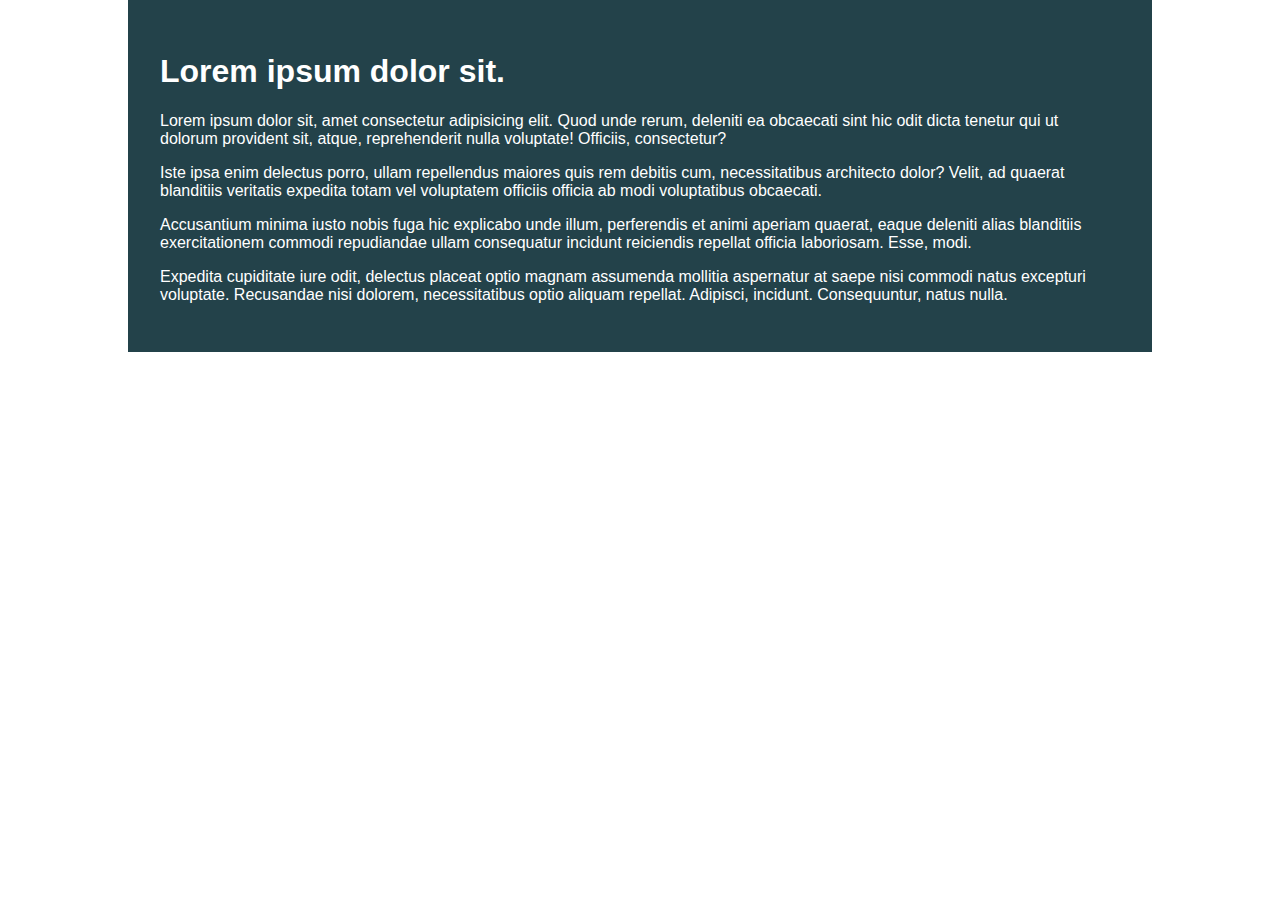
<file: #1-using-percentages-and-avoiding-heights/index.html>
<!DOCTYPE html>
<html lang="en">

<head>
    <meta charset="UTF-8">
    <meta name="viewport" content="width=device-width, initial-scale=1.0">
    <title>Day 01</title>

    <link rel="stylesheet" href="style.css">
</head>

<body>
    <div class="container">
        <div class="intro-content">
            <h1>Lorem ipsum dolor sit.</h1>
            <p>Lorem ipsum dolor sit, amet consectetur adipisicing elit. Quod unde rerum, deleniti ea obcaecati sint hic
                odit dicta tenetur qui ut dolorum provident sit, atque, reprehenderit nulla voluptate! Officiis,
                consectetur?</p>
            <p>Iste ipsa enim delectus porro, ullam repellendus maiores quis rem debitis cum, necessitatibus architecto
                dolor? Velit, ad quaerat blanditiis veritatis expedita totam vel voluptatem officiis officia ab modi
                voluptatibus obcaecati.</p>
            <p>Accusantium minima iusto nobis fuga hic explicabo unde illum, perferendis et animi aperiam quaerat, eaque
                deleniti alias blanditiis exercitationem commodi repudiandae ullam consequatur incidunt reiciendis
                repellat officia laboriosam. Esse, modi.</p>
            <p>Expedita cupiditate iure odit, delectus placeat optio magnam assumenda mollitia aspernatur at saepe nisi
                commodi natus excepturi voluptate. Recusandae nisi dolorem, necessitatibus optio aliquam repellat.
                Adipisci, incidunt. Consequuntur, natus nulla.</p>
        </div>
    </div>
</body>

</html>
</file>
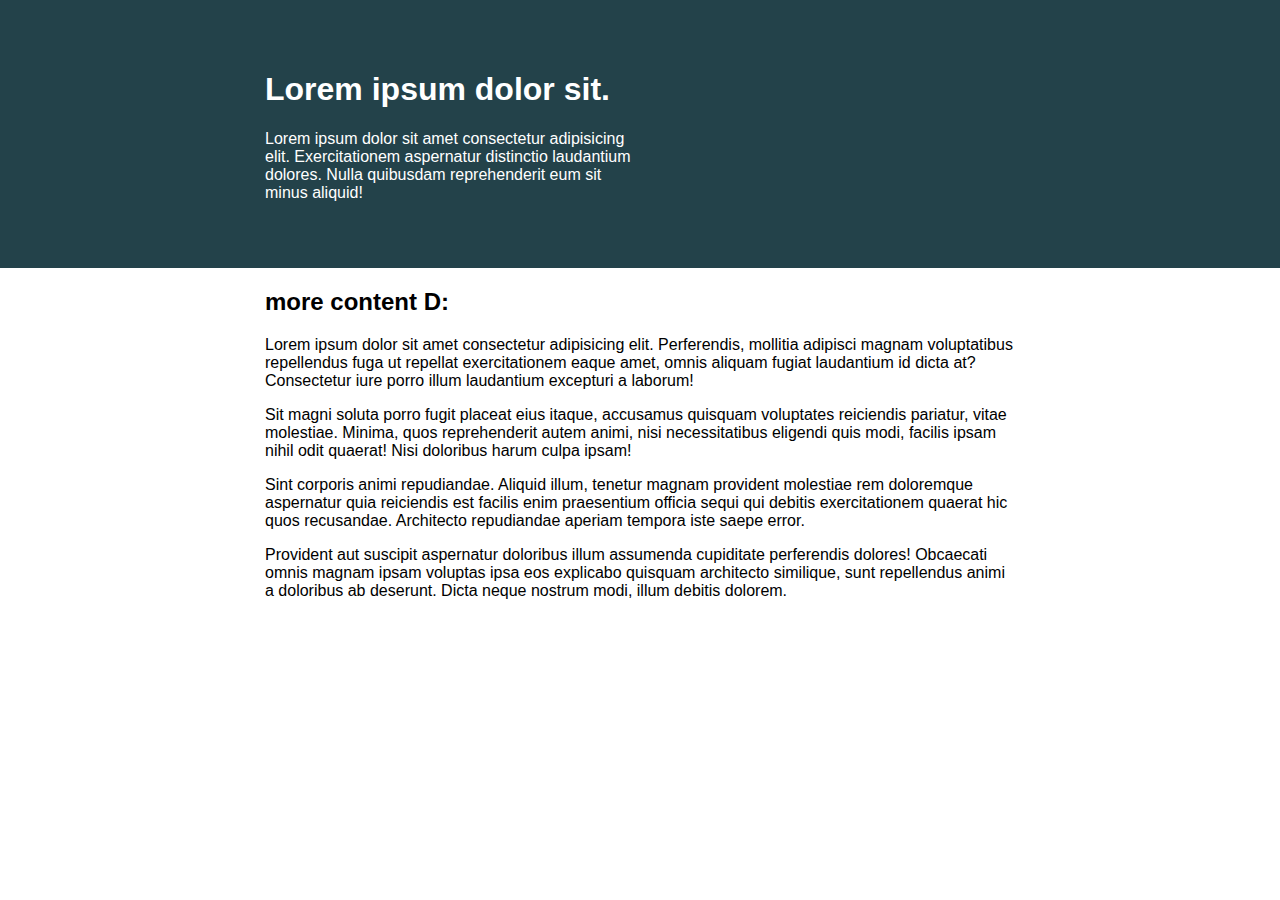
<file: #2-starting-files/index.html>
<!DOCTYPE html>
<html lang="en">
<head> 
    <meta charset="UTF-8">
    <meta name="viewport" content="width=device-width, initial-scale=1.0">
    <title>Day 01</title>
 
    <link rel="stylesheet" href="style.css">
</head>
<body>

    <div class="intro-container">
        <div class="container">
            <div class="intro-content">
                <h1>Lorem ipsum dolor sit.</h1>
                <p>Lorem ipsum dolor sit amet consectetur adipisicing elit. Exercitationem aspernatur distinctio laudantium dolores. Nulla quibusdam reprehenderit eum sit minus aliquid!</p>
            </div>
        </div>
    </div>

<div class="container">
    <h2>more content D:</h2>
    <p>Lorem ipsum dolor sit amet consectetur adipisicing elit. Perferendis, mollitia adipisci magnam voluptatibus repellendus fuga ut repellat exercitationem eaque amet, omnis aliquam fugiat laudantium id dicta at? Consectetur iure porro illum laudantium excepturi a laborum!</p>
    <p>Sit magni soluta porro fugit placeat eius itaque, accusamus quisquam voluptates reiciendis pariatur, vitae molestiae. Minima, quos reprehenderit autem animi, nisi necessitatibus eligendi quis modi, facilis ipsam nihil odit quaerat! Nisi doloribus harum culpa ipsam!</p>
    <p>Sint corporis animi repudiandae. Aliquid illum, tenetur magnam provident molestiae rem doloremque aspernatur quia reiciendis est facilis enim praesentium officia sequi qui debitis exercitationem quaerat hic quos recusandae. Architecto repudiandae aperiam tempora iste saepe error.</p>
    <p>Provident aut suscipit aspernatur doloribus illum assumenda cupiditate perferendis dolores! Obcaecati omnis magnam ipsam voluptas ipsa eos explicabo quisquam architecto similique, sunt repellendus animi a doloribus ab deserunt. Dicta neque nostrum modi, illum debitis dolorem.</p>
</div>

</body>
</html>
</file>
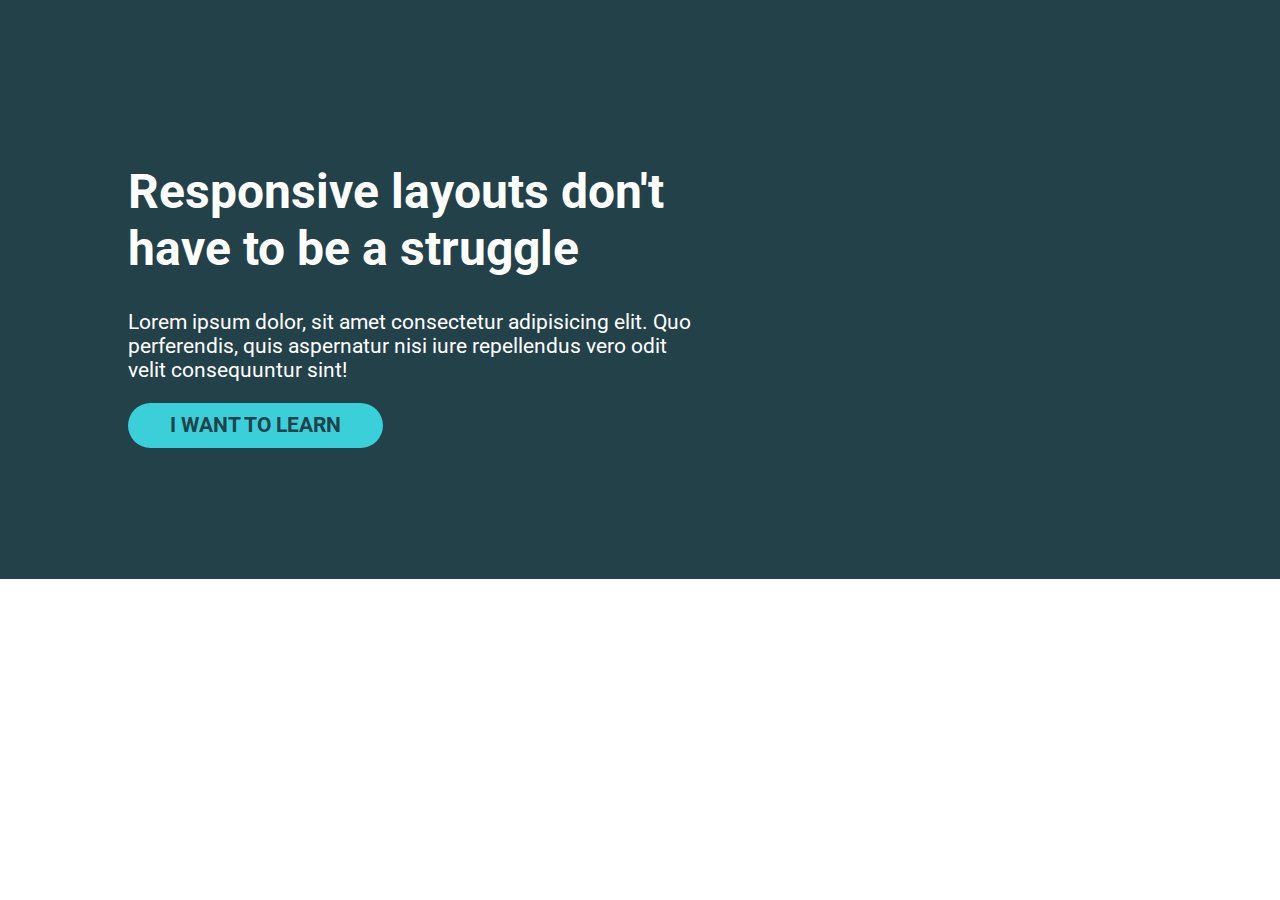
<file: #3-design-specs/index.html>
<!DOCTYPE html>
<html lang="en">
  <head>
    <meta charset="UTF-8" />
    <meta name="viewport" content="width=device-width, initial-scale=1.0" />
    <title>Day 01</title>
    <link rel="stylesheet" href="styles.css" />
    <link rel="preconnect" href="https://fonts.googleapis.com" />
    <link rel="preconnect" href="https://fonts.gstatic.com" crossorigin />
    <link
      href="https://fonts.googleapis.com/css2?family=Roboto:wght@400;700;900&display=swap"
      rel="stylesheet"
    />
  </head>
  <body>
    <div class="hero-container">
      <div class="layout-container">
        <div class="hero-container__text">
          <h1>Responsive layouts don't have to be a struggle</h1>
          <p>
            Lorem ipsum dolor, sit amet consectetur adipisicing elit. Quo
            perferendis, quis aspernatur nisi iure repellendus vero odit velit
            consequuntur sint!
          </p>
          <a href="#" class="btn">I want to learn</a>
        </div>  
      </div>
    </div>
  </body>
</html>
</file>
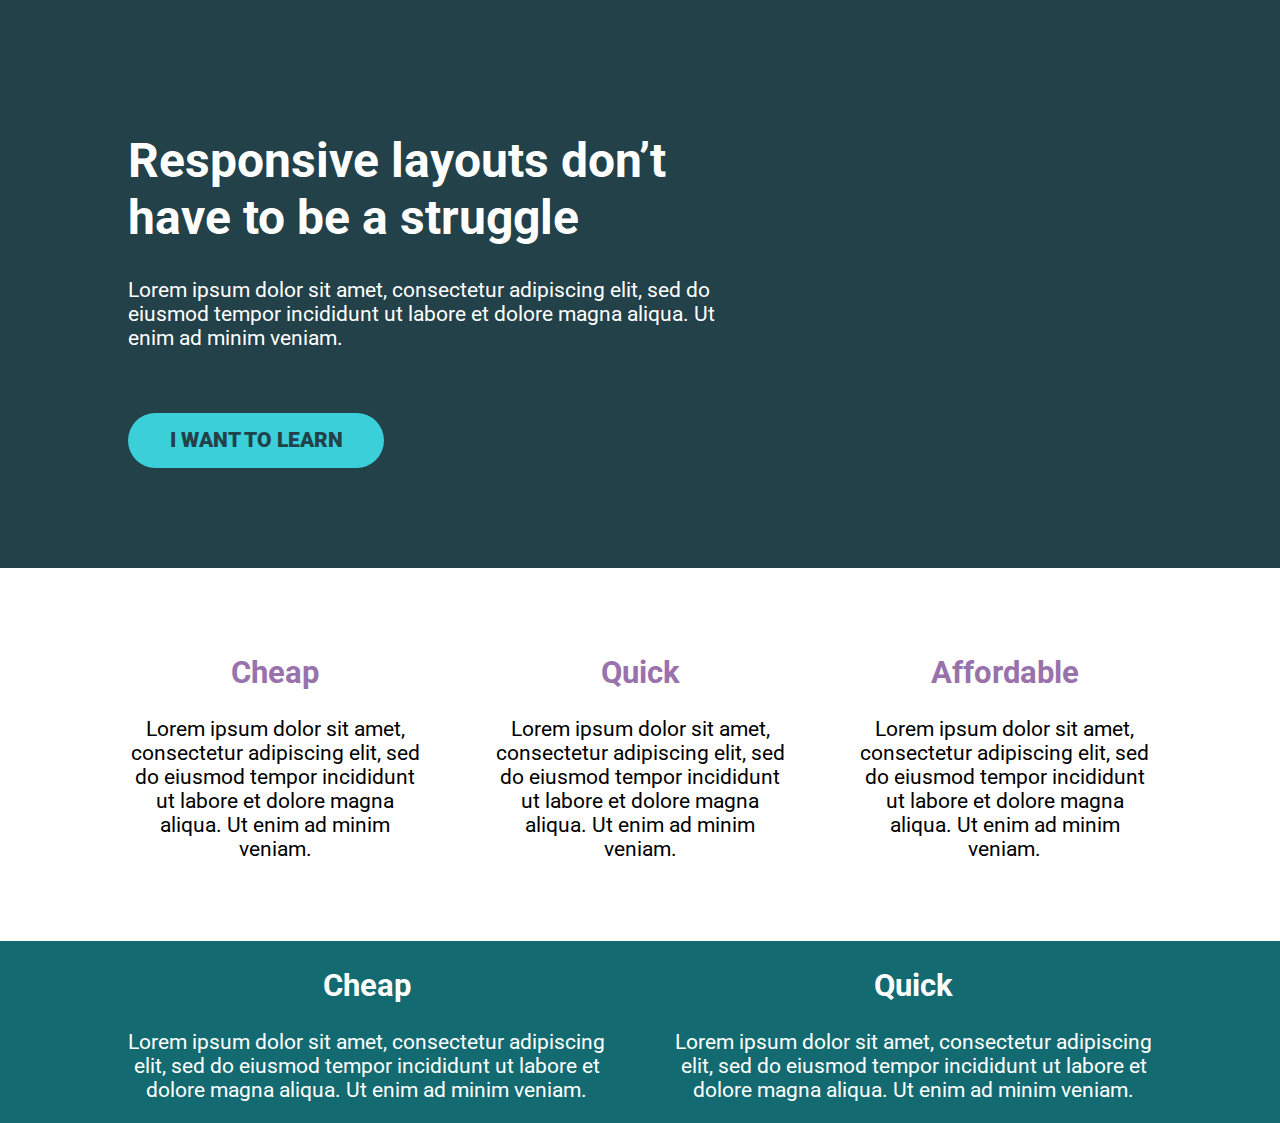
<file: #4-flexbox-challenge-num1/index.html>
<!DOCTYPE html>
<html lang="en">
<head>
    <meta charset="UTF-8">
    <meta name="viewport" content="width=device-width, initial-scale=1.0">
    <title>Challenge time!</title>
    <link href="https://fonts.googleapis.com/css2?family=Roboto:wght@400;900&display=swap" rel="stylesheet"> 
    <link rel="stylesheet" href="style.css">
</head>
<body>
    <div class="hero">
        <div class="container">
            <div class="hero__text">
                <h1>Responsive layouts don’t have to be a struggle</h1>
                <p>Lorem ipsum dolor sit amet, consectetur adipiscing elit, sed do eiusmod tempor incididunt ut labore et dolore magna aliqua. Ut enim ad minim veniam.</p>
                <a href="#" class="btn">I want to learn</a>
            </div>
        </div>
    </div>
    <section class="three-col">
    <div class="container">
        <div class="row">
            <div class="col">
                <h2 class="row__title">Cheap</h2>
                <p class="row__text">Lorem ipsum dolor sit amet, consectetur adipiscing elit, sed do eiusmod tempor incididunt ut labore et dolore magna aliqua. Ut enim ad minim veniam.</p>
            </div>
            <div class="col">
                <h2 class="row__title">Quick</h2>
                <p class="row__text">Lorem ipsum dolor sit amet, consectetur adipiscing elit, sed do eiusmod tempor incididunt ut labore et dolore magna aliqua. Ut enim ad minim veniam.</p>
            </div>
            <div class="col">
                <h2 class="row__title">Affordable</h2>
                <p class="row__text">Lorem ipsum dolor sit amet, consectetur adipiscing elit, sed do eiusmod tempor incididunt ut labore et dolore magna aliqua. Ut enim ad minim veniam.</p>
            </div>
        </div>
    </div>
</section>

<section class="two-col">
    <div class="container">
        <div class="row ">
            <div class="col">
                <h2>Cheap</h2>
                <p>Lorem ipsum dolor sit amet, consectetur adipiscing elit, sed do eiusmod tempor incididunt ut labore et dolore magna aliqua. Ut enim ad minim veniam.</p>
            </div>
            <div class="col">
                <h2>Quick</h2>
                <p>Lorem ipsum dolor sit amet, consectetur adipiscing elit, sed do eiusmod tempor incididunt ut labore et dolore magna aliqua. Ut enim ad minim veniam.</p>
            </div>
        </div>
    </div>
</section>


</body>
</html>
</file>
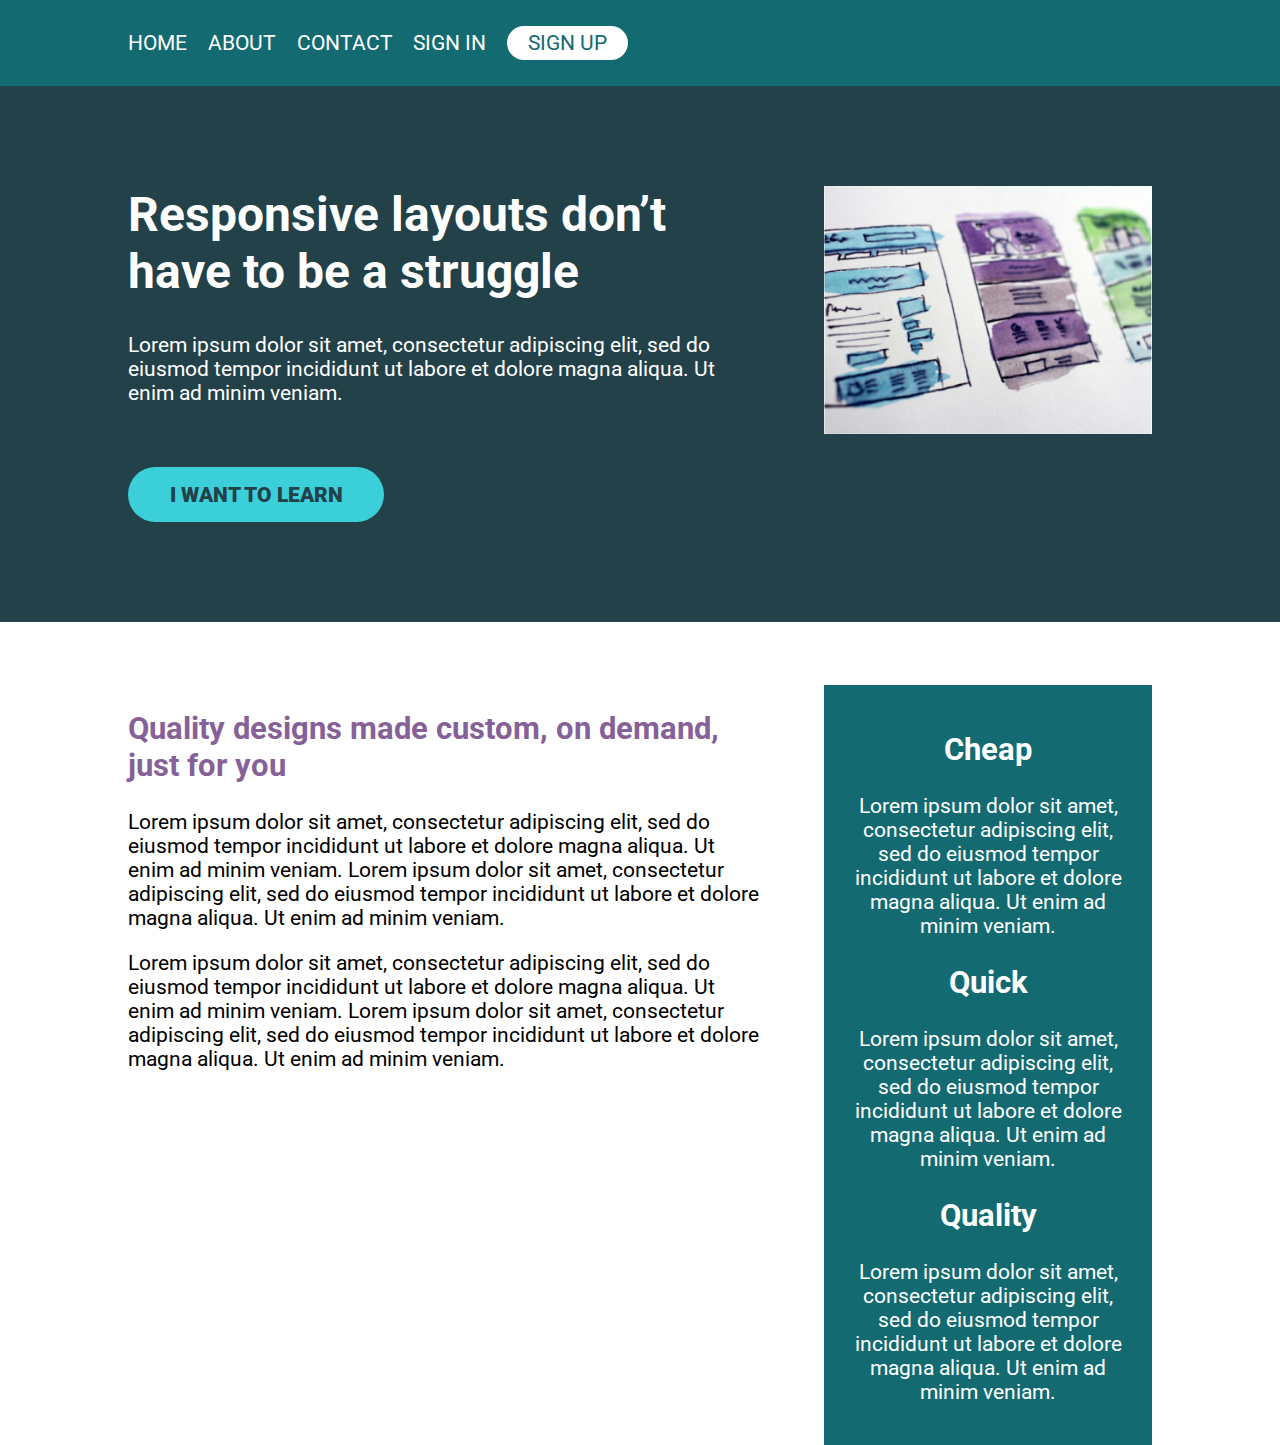
<file: #6-flexbox-challenge-num3/index.html>
<!DOCTYPE html>
<html lang="en">
  <head>
    <meta charset="UTF-8" />
    <meta name="viewport" content="width=device-width, initial-scale=1.0" />
    <title>Conquering Responsive Layouts</title>
    <link
      href="https://fonts.googleapis.com/css2?family=Roboto:wght@400;900&display=swap"
      rel="stylesheet"
    />
    <link rel="stylesheet" href="style.css" />
  </head>
  <body>
    <header>
      <div class="container">
        <nav class="nav">
          <ul class="nav__list">
            <li class="nav__item"><a href="#" class="nav__link">Home</a></li>
            <li class="nav__item"><a href="#" class="nav__link">About</a></li>
            <li class="nav__item"><a href="#" class="nav__link">Contact</a></li>
            <li class="nav__item"><a href="#" class="nav__link">Sign In</a></li>
            <li class="nav__item">
              <a href="#" class="nav__link nav__link--button">Sign up</a>
            </li>
          </ul>
        </nav>
      </div>
    </header>

    <section class="hero">
      <div class="container row">
        <div class="hero__text">
          <h1>Responsive layouts don’t have to be a struggle</h1>
          <p>
            Lorem ipsum dolor sit amet, consectetur adipiscing elit, sed do
            eiusmod tempor incididunt ut labore et dolore magna aliqua. Ut enim
            ad minim veniam.
          </p>
          <a href="#" class="btn">I want to learn</a>
        </div>
        <img
          src="img/hero-img.jpg"
          alt="UX design sketches"
          class="hero__img"
        />
      </div>
    </section>

    <main class="main container row">
      <section class="primary-content">
        <h2 class="section-title">
          Quality designs made custom, on demand, just for you
        </h2>
        <p>
          Lorem ipsum dolor sit amet, consectetur adipiscing elit, sed do
          eiusmod tempor incididunt ut labore et dolore magna aliqua. Ut enim ad
          minim veniam. Lorem ipsum dolor sit amet, consectetur adipiscing elit,
          sed do eiusmod tempor incididunt ut labore et dolore magna aliqua. Ut
          enim ad minim veniam.
        </p>
        <p>
          Lorem ipsum dolor sit amet, consectetur adipiscing elit, sed do
          eiusmod tempor incididunt ut labore et dolore magna aliqua. Ut enim ad
          minim veniam. Lorem ipsum dolor sit amet, consectetur adipiscing elit,
          sed do eiusmod tempor incididunt ut labore et dolore magna aliqua. Ut
          enim ad minim veniam.
        </p>
      </section>
      <aside class="sidebar">
        <h2 class="sidebar-title">Cheap</h2>
        <p>
          Lorem ipsum dolor sit amet, consectetur adipiscing elit, sed do
          eiusmod tempor incididunt ut labore et dolore magna aliqua. Ut enim ad
          minim veniam.
        </p>

        <h2 class="sidebar-title">Quick</h2>
        <p>
          Lorem ipsum dolor sit amet, consectetur adipiscing elit, sed do
          eiusmod tempor incididunt ut labore et dolore magna aliqua. Ut enim ad
          minim veniam.
        </p>

        <h2 class="sidebar-title">Quality</h2>
        <p>
          Lorem ipsum dolor sit amet, consectetur adipiscing elit, sed do
          eiusmod tempor incididunt ut labore et dolore magna aliqua. Ut enim ad
          minim veniam.
        </p>
      </aside>
    </main>
  </body>
</html>
</file>
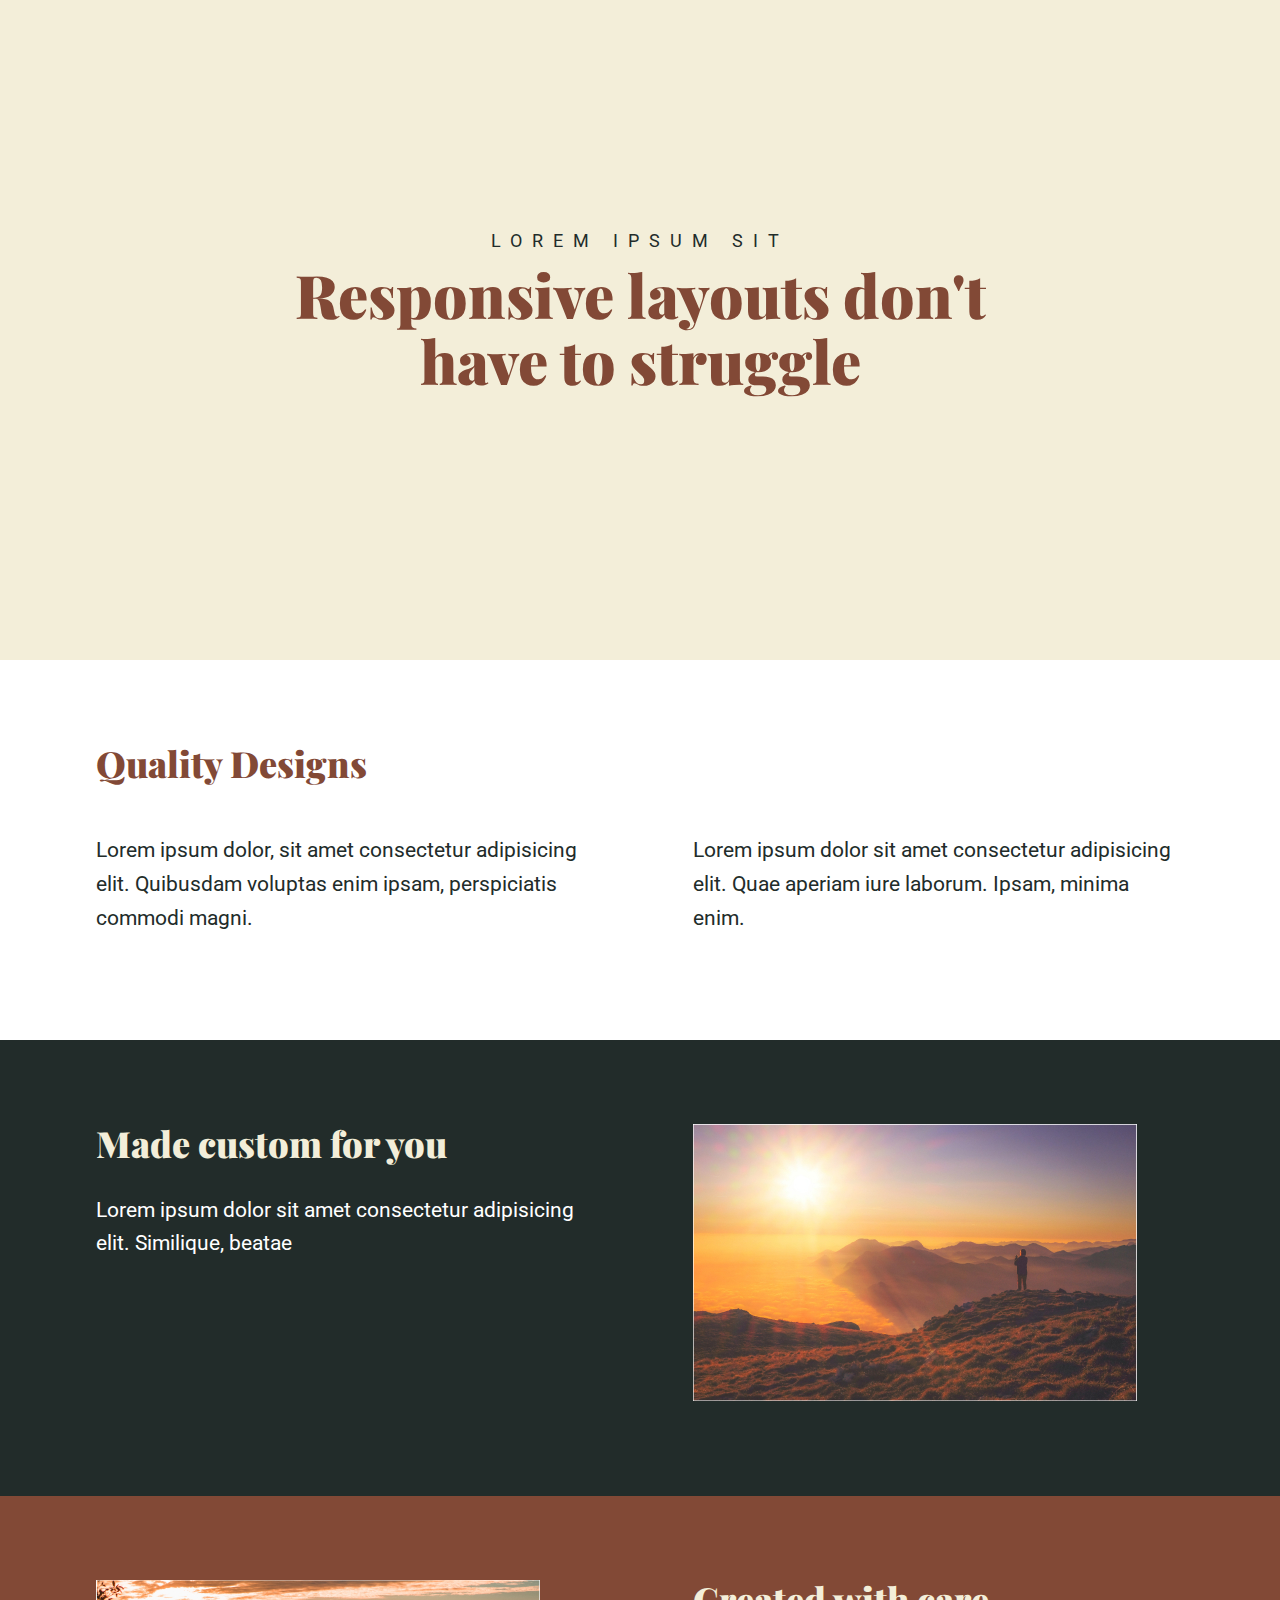
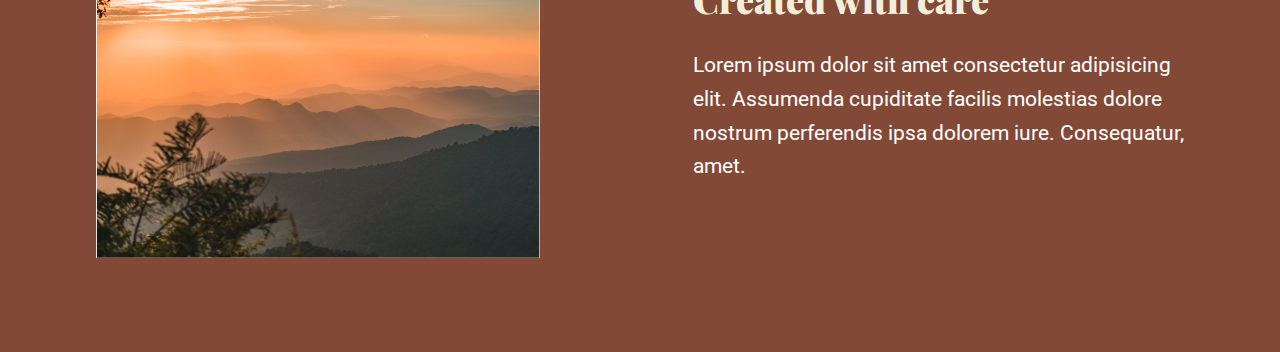
<file: #7-flexbox-challenge-num4/index.html>
<!DOCTYPE html>
<html lang="en">
  <head>
    <meta charset="UTF-8" />
    <meta name="viewport" content="width=device-width, initial-scale=1.0" />
    <link rel="stylesheet" href="styles.css" />
    <link rel="preconnect" href="https://fonts.googleapis.com" />
    <link rel="preconnect" href="https://fonts.gstatic.com" crossorigin />
    <link
      href="https://fonts.googleapis.com/css2?family=Playfair+Display:wght@900&family=Roboto:wght@300;400&display=swap"
      rel="stylesheet"
    />
    <title>Flexbox challenge #4</title>
  </head>
  <body>
    <!-- Section 1 -->
    <section class="section-one">
      <div class="container">
        <p class="section-one__text">Lorem ipsum sit</p>
        <h1 class="section-one__title">
          Responsive layouts don't <br> have to struggle
        </h1>
      </div>
    </section>

    <!-- Section 2   -->
    <section class="section-two">
      <div class="container">
        <h2 class="section-title section-title-dark">Quality Designs</h2>
        <div class="row">
          <div class="col">
            <p>
              Lorem ipsum dolor, sit amet consectetur adipisicing elit.
              Quibusdam voluptas enim ipsam, perspiciatis commodi magni.
            </p>
          </div>
          <div class="col">
            <p>
              Lorem ipsum dolor sit amet consectetur adipisicing elit. Quae
              aperiam iure laborum. Ipsam, minima enim.
            </p>
          </div>
        </div>
      </div>
    </section>

    <!-- Section 3 -->
    <section class="section-three">
      <div class="container row">
        <div class="col">
          <h2 class="section-title">Made custom for you</h2>
          <p>
            Lorem ipsum dolor sit amet consectetur adipisicing elit. Similique,
            beatae
          </p>
        </div>
        <div class="col">
          <img src="img/image-01.jpg" alt="image-one" />
        </div>
      </div>
    </section>

    <!-- Section 4 -->
    <section class="section-four">
      <div class="container row">
        <div class="col">
          <img src="img/image-02.jpg" alt="image-two" />
        </div>
        <div class="col">
          <h2 class="section-title">Created with care</h2>
          <p>
            Lorem ipsum dolor sit amet consectetur adipisicing elit. Assumenda
            cupiditate facilis molestias dolore nostrum perferendis ipsa dolorem
            iure. Consequatur, amet.
          </p>
        </div>
      </div>
    </section>
  </body>
</html>
</file>
<file: #1-using-percentages-and-avoiding-heights/style.css>
/* INSTRUCTIONS
 *
 * 1) Limit the total width of
 *    the .intro-conent to about half
 *    of it's parent
      JL: 1/2 * 80% = 40%
 *
 * 2) Stop the text from overflowing
 *    out the bottom at small screen
 *    widths
      JL: alter height to be dynamic, responsive  
 *
 * You may modify the HTML if needed
 *
 */

* {
  box-sizing: border-box;
}

body {
  margin: 0;
  font-family: sans-serif;
}

.container {
  background: #23424a;
  color: white;

  width: 80%;
  margin: 0 auto;

  padding: 2em;
}

.intro-conent {
  width: 50%;
}
</file>
<file: #2-starting-files/style.css>
/* INSTRUCTIONS
 *
 * 1) Keep the text inside .intro-content
 *    in the same place, but have the background
 *    extend from one side of the viewport
 *    to the other, no matter how wide or narrow
 *    the browser is.
 *
 * 2) Limit the maximum width of the text in the
 *    bottom area.
 *
 * You may modify the HTML if needed
 * (you probably should for this challenge)
 *
 */

* {
  box-sizing: border-box;
}

body {
  margin: 0;
  font-family: sans-serif;
}

.container {
  width: 80%;
  max-width: 750px;
  margin: 0 auto;
}

.intro-content {
  width: 50%;
}

.intro-container {
  background: #23424a;
  color: white;
  padding: 50px 0;
}
</file>
<file: #3-design-specs/styles.css>
*,
*::before,
*::after {
  box-sizing: border-box;
}

body {
  margin: 0px;
  font-family: "Roboto", sans-serif;
  font-size: 1.3125rem; /* 21px / 16px */
}

h1 {
  font-size: 3rem; /* 48px / 16px */
}

.hero-container {
  background-color: hsl(192, 36%, 21%);
  color: white;
  padding: 6.25em 0;
}

.layout-container {
  width: 80%; /* 80% of the parent viewport */
  max-width: 1200px;
  margin: 0 auto;
}

.hero-container__text {
  width: 55%;
}

.btn{
 display: inline-block;
 background-color: hsl(184, 68%, 54%);
 padding: 0.5em 2em;
 border-radius: 1000px;
 text-transform: uppercase;
 text-decoration: none;
 color: #23424A;
 font-weight: bold;
}

.btn:hover,.btn:focus {
  background-color: hsl(184, 68%, 70%);
}
</file>
<file: #4-flexbox-challenge-num1/style.css>
/* 
////// For this challenge ///////

- You will have to modify the HTML

- You can add new classes in the HTML
  if you need to

// Requirements
1. The headings in the first row must be
   a different color
2. The two .col at the bottom must go next
   to one another
3. The section at the bottom should have
   a dark background color and a different
   color of text
4. I've removed the "gap" that I created,
   so you'll have to add it back in

   */

*, *::before, *::after {
    box-sizing: border-box;
}

body {
    margin: 0;
    font-family: 'Roboto', sans-serif;
    font-size: 1.3rem;
    color: white;
}

h1 {
    font-size: 3rem;
}

.container {
    width: 80%;
    max-width: 1100px;
    margin: 0 auto;
}


.row {
    /* display: flex => flex container */
    display: flex;
    gap: 70px;
}

.col {
    /* these are now flex items */
    width: 100%;
    text-align: center;
    color: inherit;
}

.three-col {
    padding: 3.75rem 0;
}

.two-col {
    background-color: hsl(184, 71%, 26%);
}

.row__title {
    color: rgb(153, 114, 172);
}

.row__text {
    color: black;
}

.hero {
    padding: 100px 0;
    background-color: hsl(192, 36%, 21%);
    color: inherit;
}

.hero__text {
    width: 60%;
}

.hero p {
    margin-bottom: 3em;
}

.btn {
    display: inline-block;
    text-decoration: none;
    text-transform: uppercase; 
    color: hsl(192, 36%, 21%);
    font-weight: 900;
    background-color: hsl(184, 68%, 54%);
    padding: .75em 2em;
    border-radius: 100px;
}

.btn:hover,
.btn:focus {
    opacity: .75; 
}
</file>
<file: #6-flexbox-challenge-num3/style.css>
/* 
////// For this challenge ///////

- All text is in the text.md file

// Requirements
   1. Get all the navigation items next to one another
   2. Add a space between all the items
*/

*,
*::before,
*::after {
  box-sizing: border-box;
}

body {
  margin: 0;
  font-family: "Roboto", sans-serif;
  font-size: 1.3rem;
}

img {
  max-width: 100%;
}

h1 {
  font-size: 3rem;
  margin-top: 0;
}

.section-title {
  color: hsl(280, 22%, 49%);
}

.btn {
  display: inline-block;
  text-decoration: none;
  text-transform: uppercase;
  color: hsl(192, 36%, 21%);
  font-weight: 900;
  background-color: hsl(184, 68%, 54%);
  padding: 0.75em 2em;
  border-radius: 100px;
}

.btn:hover,
.btn:focus {
  opacity: 0.75;
}

.container {
  width: 80%;
  max-width: 1100px;
  margin: 0 auto;
}

.row {
  display: flex;
  justify-content: space-between;
}

.col {
  /* these are now flex items */
  width: 100%;
}

.col + .col {
  margin-left: 30px;
}

header {
  background: hsl(184, 71%, 26%);
  padding: 0.5em 0;
}

.nav__list {
  margin: 0;
  padding: 1em 0;
  list-style: none;
  display: flex;
  gap: 1em;
}

.nav__link {
  color: hsl(0, 0%, 100%);
  text-decoration: none;
  text-transform: uppercase;
}

.nav__link--button {
  background: hsl(0, 0%, 100%);
  color: hsl(184, 71%, 26%);
  padding: 0.25em 1em;
  border-radius: 10em;
}

.nav__link:hover {
  opacity: 0.75;
}

.hero {
  padding: 100px 0;
  background-color: hsl(192, 36%, 21%);
  color: hsl(0, 0%, 100%);
}

.hero__text {
  width: 62%;
}

.hero__img {
  width: 32%;
  align-self: flex-start;
}

.hero p {
  margin-bottom: 3em;
}

.main {
  margin-top: 3em;
}

.primary-content {
  width: 62%;
}

.sidebar {
  width: 32%;
  padding: 1em;
  text-align: center;
  color: hsl(0, 0%, 100%);
  background-color: hsl(184, 71%, 26%);
}
</file>
<file: #7-flexbox-challenge-num4/styles.css>
*,
*::before,
*::after {
  box-sizing: border-box;
}

/*
font-family: "Playfair Display", serif;
font-family: "Roboto", sans-serif;
*/

body {
  margin: 0;
  font-family: "Roboto", sans-serif;
  font-size: 1.3125rem; /* 21px / 16px */
  line-height: 1.6;
  color: #222c2a;
}

img {
  max-width: 100%;
}

h1,
h2 {
  margin-top: 0;
  font-family: "Playfair Display", serif;
  font-weight: 900;
  line-height: 1.1;
}

section {
  padding: 4em 0;
}

.container {
  width: 85%;
  margin: 0 auto;
  max-width: 1128px;
}

.section-title {
  font-size: 2.25rem; /* 36px / 16px */
  color: #f3eed9;
}

.section-title-dark {
  color: #824936;
}

.section-one {
  background-color: #f3eed9;
  text-align: center;
  color: #824936;
  min-height: 660px;

  display: flex;
  align-items: center;
}

.section-one__text {
  text-transform: uppercase;
  font-size: 1.125rem; /* 18px / 16px */
  letter-spacing: 10px;
  color: #222c2a;
  margin: 0 0 0.25em;
}

.section-one__title {
  font-size: 3.75rem; /* 60px / 16px */
}

.section-three {
  background-color: #222c2a;
  color: #fff;
}

.section-four {
  background-color: #824936;
  color: #fff;
}

/* display for 800px & above */
@media (min-width: 800px) {
  .row {
    display: flex;
  }
  .col {
    width: 100%;
  }
  .col + .col {
    margin-left: 5em;
  }
  .section-one__title {
    font-size: 3.75rem;
  }
}
</file>
